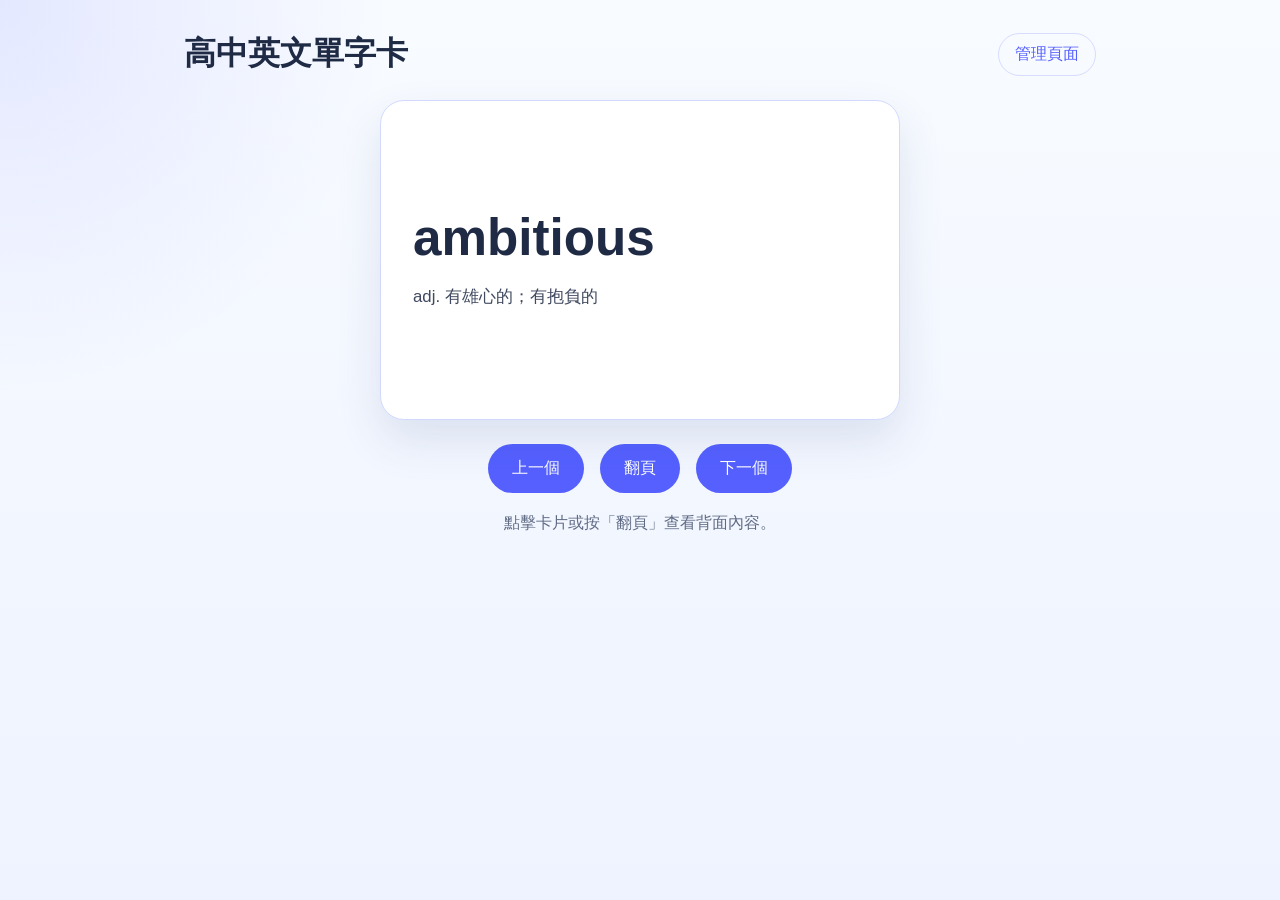
<file: index.html>
<!DOCTYPE html>
<html lang="zh-Hant">
<head>
  <meta charset="UTF-8" />
  <meta name="viewport" content="width=device-width, initial-scale=1.0" />
  <title>單字翻頁學習</title>
  <link rel="stylesheet" href="styles.css" />
</head>
<body>
  <main class="page">
    <header>
      <h1>高中英文單字卡</h1>
      <a class="admin-link" href="admin.html">管理頁面</a>
    </header>

    <section class="card-container">
      <div class="card" id="card">
        <div class="card-face card-front" id="cardFront">
          <div class="word-text" id="wordText"></div>
          <div class="word-detail" id="wordMeaning"></div>
        </div>
        <div class="card-face card-back" id="cardBack">
          <div>
            <p><strong>中文解釋：</strong><span id="backMeaning"></span></p>
            <p><strong>詞性：</strong><span id="backPos"></span></p>
            <p><strong>例句：</strong><span id="backExample"></span></p>
            <p><strong>字根分析：</strong><span id="backRoot"></span></p>
          </div>
        </div>
      </div>
    </section>

    <section class="controls">
      <button id="prevButton">上一個</button>
      <button id="flipButton">翻頁</button>
      <button id="nextButton">下一個</button>
    </section>

    <footer>
      <p>點擊卡片或按「翻頁」查看背面內容。</p>
    </footer>
  </main>
  <script src="script.js"></script>
</body>
</html>
</file>
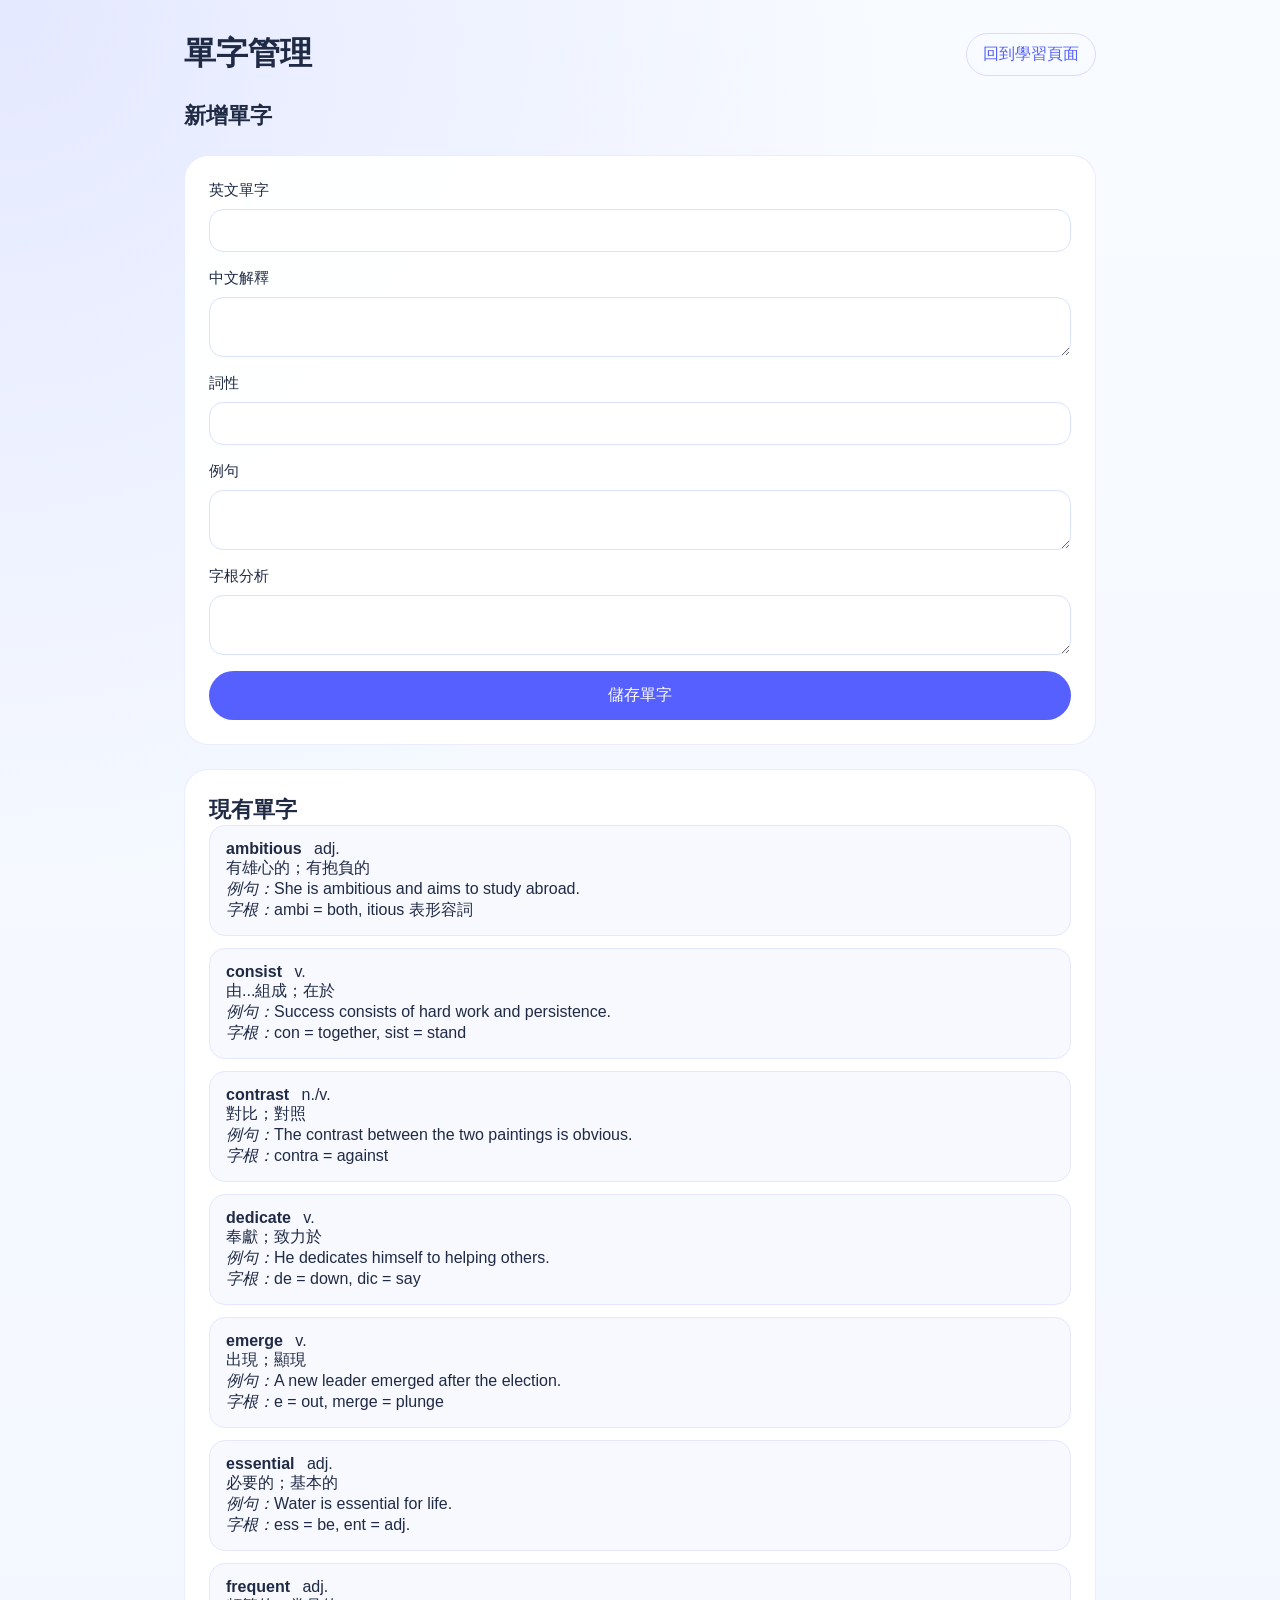
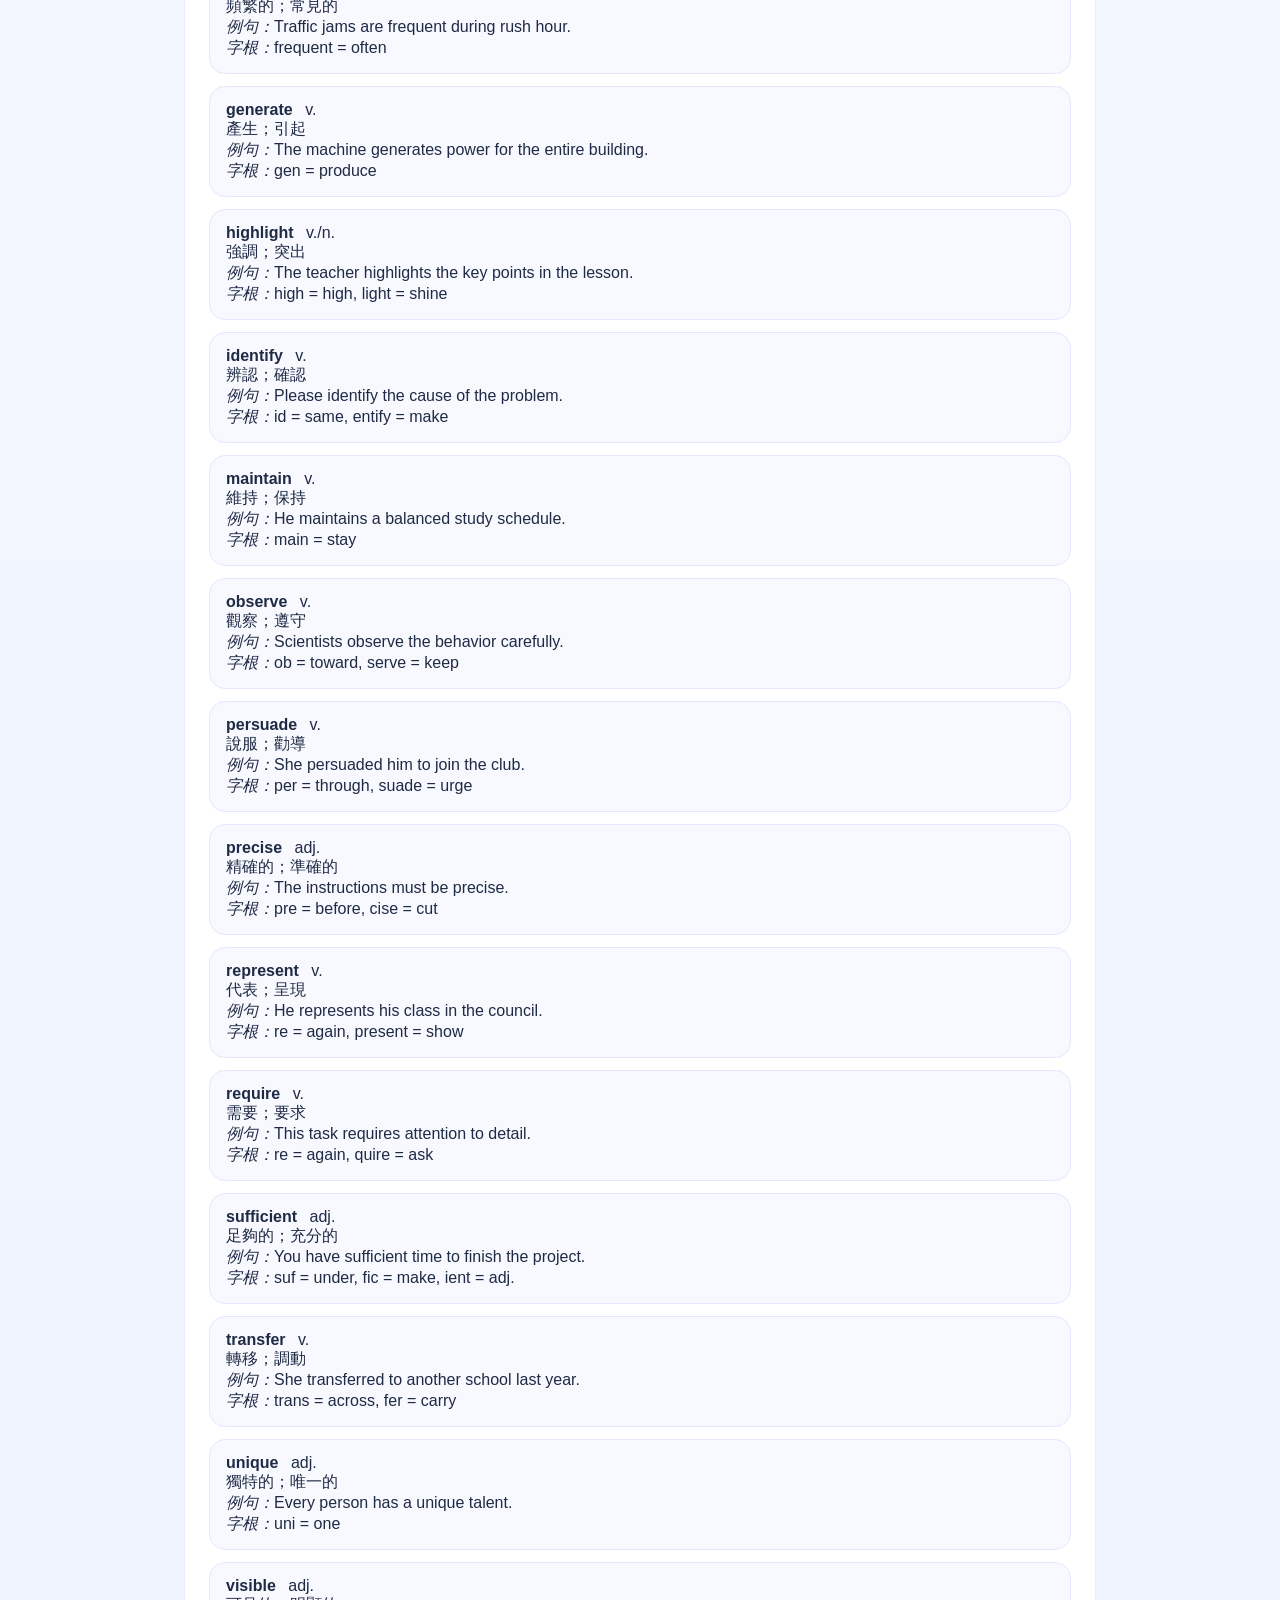
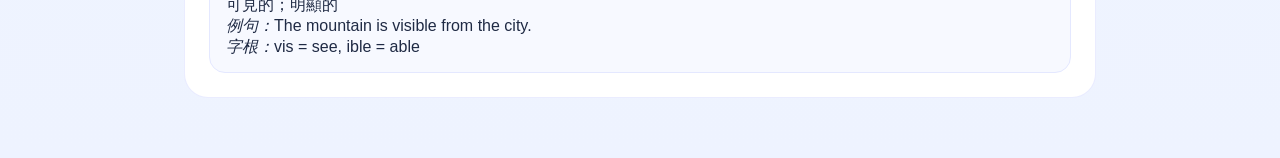
<file: admin.html>
<!DOCTYPE html>
<html lang="zh-Hant">
<head>
  <meta charset="UTF-8" />
  <meta name="viewport" content="width=device-width, initial-scale=1.0" />
  <title>單字管理頁面</title>
  <link rel="stylesheet" href="styles.css" />
</head>
<body>
  <main class="page admin-page">
    <header>
      <h1>單字管理</h1>
      <a class="admin-link" href="index.html">回到學習頁面</a>
    </header>

    <section class="admin-form">
      <h2>新增單字</h2>
      <form id="wordForm">
        <label>英文單字<input id="inputWord" type="text" required maxlength="50" /></label>
        <label>中文解釋<textarea id="inputMeaning" required rows="2"></textarea></label>
        <label>詞性<input id="inputPos" type="text" required maxlength="30" /></label>
        <label>例句<textarea id="inputExample" required rows="2"></textarea></label>
        <label>字根分析<textarea id="inputRoot" required rows="2"></textarea></label>
        <button type="submit">儲存單字</button>
      </form>

      <div class="admin-list">
        <h2>現有單字</h2>
        <ul id="wordList"></ul>
      </div>
    </section>
  </main>
  <script src="admin.js"></script>
</body>
</html>
</file>
<file: styles.css>
:root {
  --bg: #f4f7ff;
  --card: #ffffff;
  --card-border: #d1d9ff;
  --text: #1f2a44;
  --accent: #5560ff;
  --shadow: 0 20px 45px rgba(38, 62, 120, 0.12);
}

* {
  box-sizing: border-box;
}

body {
  margin: 0;
  min-height: 100vh;
  font-family: 'Segoe UI', Tahoma, Geneva, Verdana, sans-serif;
  background: radial-gradient(circle at top left, rgba(85, 96, 255, 0.12), transparent 25%),
              linear-gradient(180deg, #f8fbff 0%, #eef3ff 100%);
  color: var(--text);
}

.page {
  max-width: 960px;
  margin: 0 auto;
  padding: 32px 24px 48px;
}

header {
  display: flex;
  justify-content: space-between;
  align-items: center;
  gap: 16px;
  margin-bottom: 24px;
}

h1 {
  margin: 0;
  font-size: clamp(2rem, 2.5vw, 2.8rem);
}

.admin-link {
  color: var(--accent);
  text-decoration: none;
  border: 1px solid rgba(85, 96, 255, 0.2);
  padding: 10px 16px;
  border-radius: 999px;
  transition: background 0.2s ease, transform 0.2s ease;
}

.admin-link:hover {
  background: rgba(85, 96, 255, 0.08);
  transform: translateY(-1px);
}

.card-container {
  perspective: 1400px;
  display: flex;
  justify-content: center;
  margin-bottom: 24px;
}

.card {
  width: min(520px, 100%);
  height: 320px;
  position: relative;
  transform-style: preserve-3d;
  transition: transform 0.9s ease;
  cursor: pointer;
}

.card.is-flipped {
  transform: rotateY(180deg);
}

.card-face {
  position: absolute;
  inset: 0;
  border-radius: 24px;
  background: var(--card);
  border: 1px solid var(--card-border);
  box-shadow: var(--shadow);
  padding: 32px;
  backface-visibility: hidden;
  overflow: hidden;
}

.card-front {
  display: flex;
  flex-direction: column;
  justify-content: center;
  gap: 16px;
}

.card-back {
  transform: rotateY(180deg);
}

.word-text {
  font-size: clamp(2.2rem, 4vw, 3.6rem);
  font-weight: 700;
}

.word-detail {
  font-size: 1.05rem;
  line-height: 1.7;
  opacity: 0.85;
}

.controls {
  display: flex;
  justify-content: center;
  gap: 16px;
  flex-wrap: wrap;
}

button {
  border: none;
  border-radius: 999px;
  background: var(--accent);
  color: white;
  padding: 14px 24px;
  font-size: 1rem;
  cursor: pointer;
  transition: transform 0.15s ease, background 0.2s ease;
}

button:hover {
  transform: translateY(-2px);
  background: #3f4edb;
}

footer {
  margin-top: 20px;
  text-align: center;
  color: #5f6b85;
}

.admin-page {
  padding-bottom: 60px;
}

.admin-form {
  display: grid;
  gap: 24px;
}

.admin-form h2 {
  margin: 0;
  font-size: 1.4rem;
}

form {
  display: grid;
  gap: 16px;
  background: rgba(255,255,255,0.95);
  border: 1px solid rgba(85, 96, 255, 0.12);
  border-radius: 24px;
  padding: 24px;
}

label {
  display: grid;
  gap: 8px;
  font-size: 0.95rem;
}

input,
textarea {
  width: 100%;
  border: 1px solid #d9e2ff;
  border-radius: 14px;
  padding: 12px 14px;
  font: inherit;
}

textarea {
  resize: vertical;
}

.admin-list {
  background: rgba(255,255,255,0.95);
  border: 1px solid rgba(85, 96, 255, 0.12);
  border-radius: 24px;
  padding: 24px;
}

.admin-list ul {
  list-style: none;
  margin: 0;
  padding: 0;
  display: grid;
  gap: 12px;
}

.admin-list li {
  padding: 14px 16px;
  border-radius: 16px;
  background: #f7f9ff;
  border: 1px solid #e4e8ff;
}

.admin-list strong {
  display: inline-block;
  margin-right: 8px;
}

@media (max-width: 640px) {
  .card {
    height: 280px;
  }

  body {
    padding: 0;
  }

  .page {
    padding: 24px 16px 36px;
  }
}
</file>
